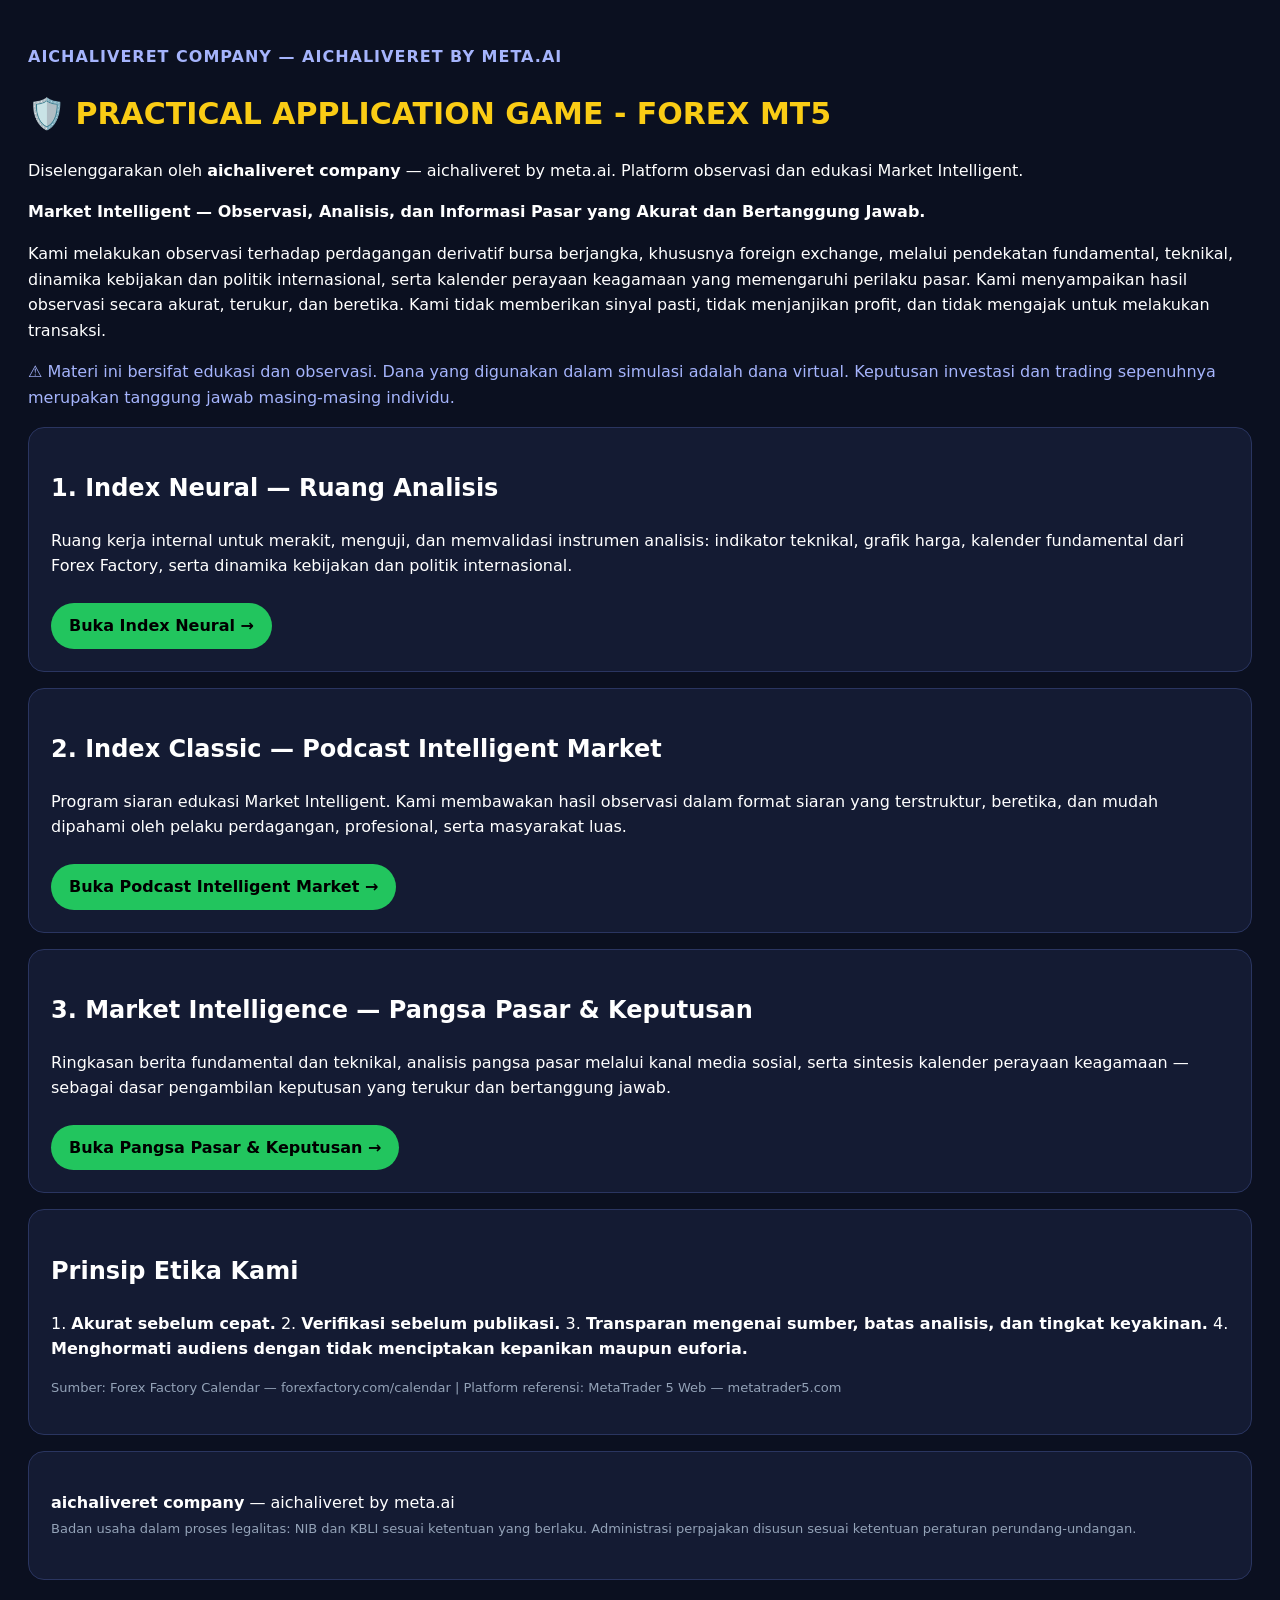
<file: index.html>
<!DOCTYPE html>
<html lang="id"><head><meta charset="utf-8"><meta name="viewport" content="width=device-width,initial-scale=1">
<title>Practical Application Game - Forex MT5 | Market Intelligent</title>
<style>body{font-family:Inter,system-ui,Arial;background:#0b1020;color:#fff;margin:0;padding:28px;line-height:1.6}
h1{color:#facc15;font-size:30px}.card{background:#141b33;border:1px solid #2a3560;border-radius:16px;padding:22px;margin:16px 0}
a{color:#7dd3fc;text-decoration:none}.btn{display:inline-block;background:#22c55e;color:#000;padding:10px 18px;border-radius:999px;font-weight:700;margin-top:8px}
.muted{color:#a5b4fc}.small{font-size:13px;color:#94a3b8}</style></head><body>
<p style="color:#a5b4fc;font-weight:700;letter-spacing:1px">AICHALIVERET COMPANY — AICHALIVERET BY META.AI</p><h1>🛡️ PRACTICAL APPLICATION GAME - FOREX MT5</h1><p>Diselenggarakan oleh <b>aichaliveret company</b> — aichaliveret by meta.ai. Platform observasi dan edukasi Market Intelligent.</p>
<p><b>Market Intelligent — Observasi, Analisis, dan Informasi Pasar yang Akurat dan Bertanggung Jawab.</b></p>
<p>Kami melakukan observasi terhadap perdagangan derivatif bursa berjangka, khususnya foreign exchange, melalui pendekatan fundamental, teknikal, dinamika kebijakan dan politik internasional, serta kalender perayaan keagamaan yang memengaruhi perilaku pasar. Kami menyampaikan hasil observasi secara akurat, terukur, dan beretika. Kami tidak memberikan sinyal pasti, tidak menjanjikan profit, dan tidak mengajak untuk melakukan transaksi.</p>
<p class="muted">⚠️ Materi ini bersifat edukasi dan observasi. Dana yang digunakan dalam simulasi adalah dana virtual. Keputusan investasi dan trading sepenuhnya merupakan tanggung jawab masing-masing individu.</p>

<div class="card"><h2>1. Index Neural — Ruang Analisis</h2>
<p>Ruang kerja internal untuk merakit, menguji, dan memvalidasi instrumen analisis: indikator teknikal, grafik harga, kalender fundamental dari Forex Factory, serta dinamika kebijakan dan politik internasional.</p><a class="btn" href="index_neural.html">Buka Index Neural →</a></div>

<div class="card"><h2>2. Index Classic — Podcast Intelligent Market</h2>
<p>Program siaran edukasi Market Intelligent. Kami membawakan hasil observasi dalam format siaran yang terstruktur, beretika, dan mudah dipahami oleh pelaku perdagangan, profesional, serta masyarakat luas.</p><a class="btn" href="index_classic.html">Buka Podcast Intelligent Market →</a></div>

<div class="card"><h2>3. Market Intelligence — Pangsa Pasar & Keputusan</h2>
<p>Ringkasan berita fundamental dan teknikal, analisis pangsa pasar melalui kanal media sosial, serta sintesis kalender perayaan keagamaan — sebagai dasar pengambilan keputusan yang terukur dan bertanggung jawab.</p><a class="btn" href="market.html">Buka Pangsa Pasar & Keputusan →</a></div>

<div class="card"><h2>Prinsip Etika Kami</h2><p>1. <b>Akurat sebelum cepat.</b> 2. <b>Verifikasi sebelum publikasi.</b> 3. <b>Transparan mengenai sumber, batas analisis, dan tingkat keyakinan.</b> 4. <b>Menghormati audiens dengan tidak menciptakan kepanikan maupun euforia.</b></p>
<p class="small">Sumber: Forex Factory Calendar — forexfactory.com/calendar | Platform referensi: MetaTrader 5 Web — metatrader5.com</p></div>
<div class="card"><p><b>aichaliveret company</b> — aichaliveret by meta.ai<br><span class="small">Badan usaha dalam proses legalitas: NIB dan KBLI sesuai ketentuan yang berlaku. Administrasi perpajakan disusun sesuai ketentuan peraturan perundang-undangan.</span></p></div></body></html>
</file>
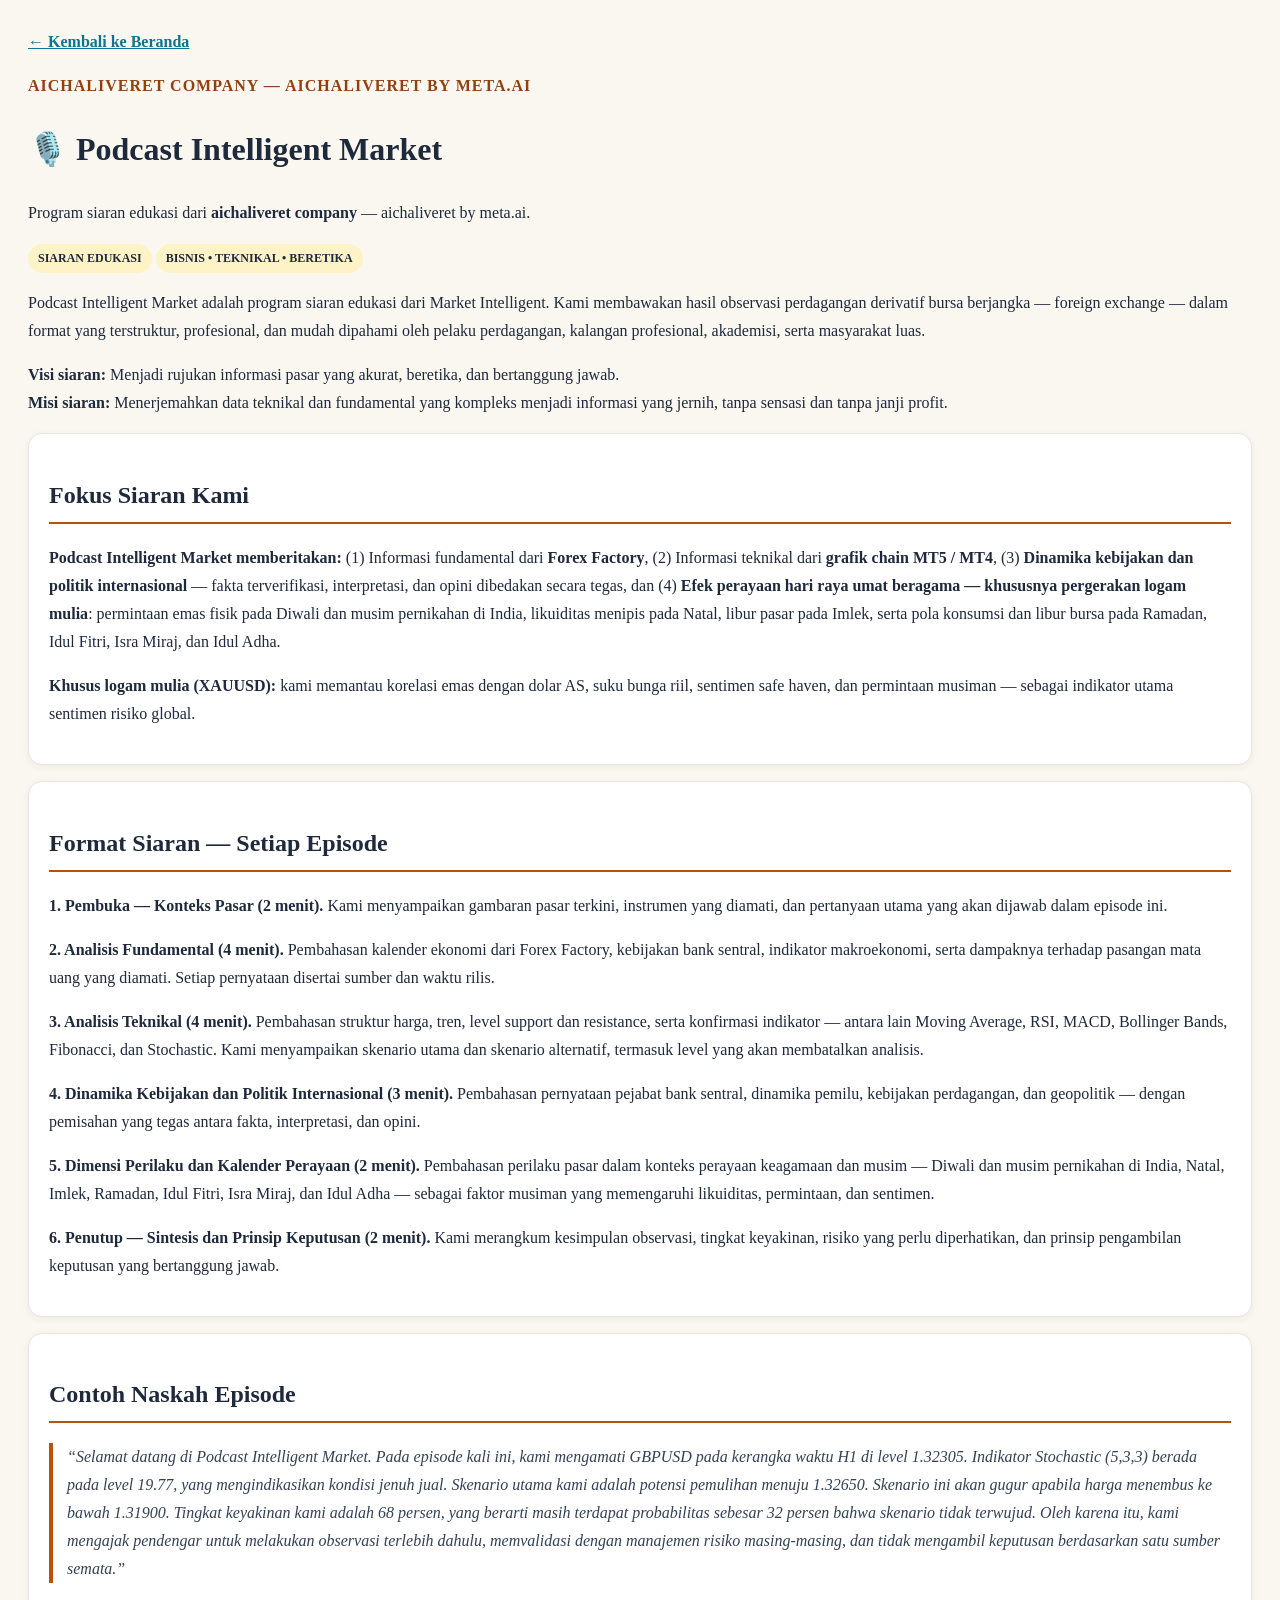
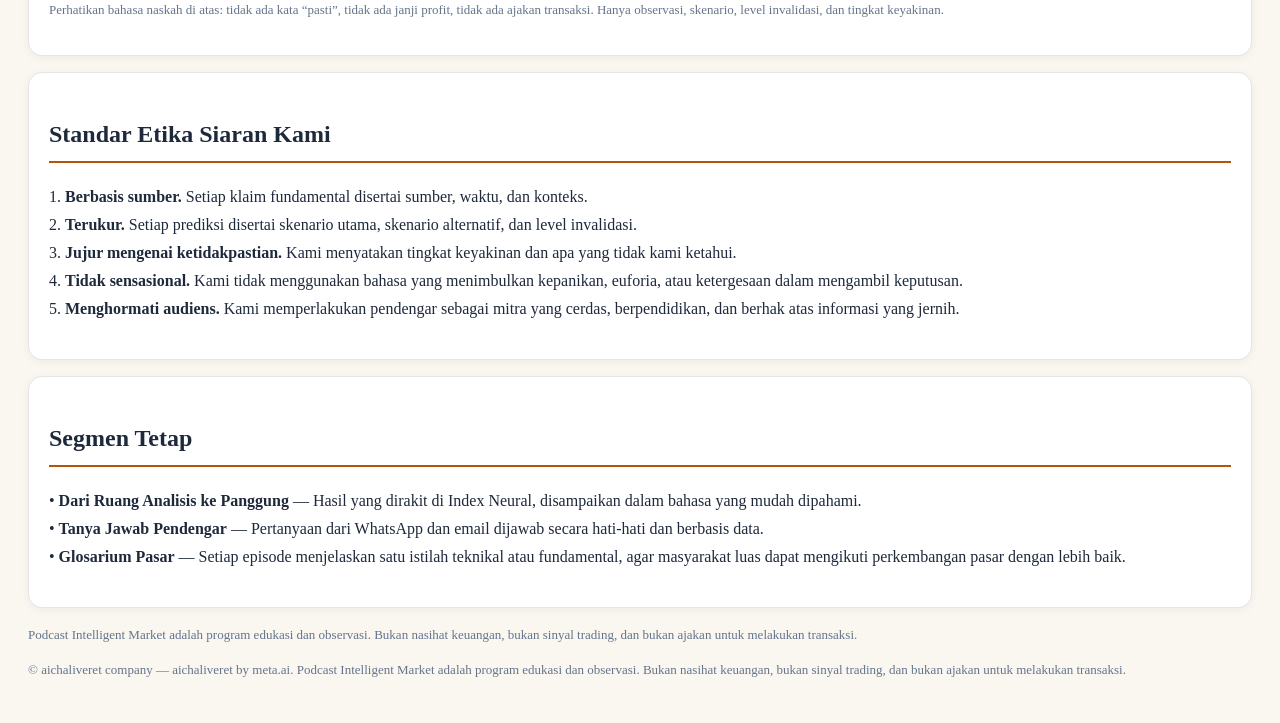
<file: index_classic.html>
<!DOCTYPE html>
<html lang="id"><head><meta charset="utf-8"><meta name="viewport" content="width=device-width,initial-scale=1">
<title>Podcast Intelligent Market | Market Intelligent</title>
<style>body{font-family:Georgia,serif;background:#faf7f0;color:#1e293b;margin:0;padding:28px;line-height:1.75}
h1{font-size:32px}h2{border-bottom:2px solid #b45309;padding-bottom:6px}.card{background:#fff;border:1px solid #e7e5e4;border-radius:14px;padding:20px;margin:16px 0;box-shadow:0 2px 8px rgba(0,0,0,.05)}
a{color:#0e7490;font-weight:700}.tag{display:inline-block;background:#fef3c7;padding:4px 10px;border-radius:999px;font-size:12px;font-weight:700}
.small{font-size:13px;color:#64748b}.quote{font-style:italic;border-left:4px solid #b45309;padding-left:14px;color:#334155}</style></head><body>
<a href="index.html">← Kembali ke Beranda</a>
<p style="font-weight:700;letter-spacing:1px;color:#92400e">AICHALIVERET COMPANY — AICHALIVERET BY META.AI</p><h1>🎙️ Podcast Intelligent Market</h1><p>Program siaran edukasi dari <b>aichaliveret company</b> — aichaliveret by meta.ai.</p>
<p><span class="tag">SIARAN EDUKASI</span> <span class="tag">BISNIS • TEKNIKAL • BERETIKA</span></p>
<p>Podcast Intelligent Market adalah program siaran edukasi dari Market Intelligent. Kami membawakan hasil observasi perdagangan derivatif bursa berjangka — foreign exchange — dalam format yang terstruktur, profesional, dan mudah dipahami oleh pelaku perdagangan, kalangan profesional, akademisi, serta masyarakat luas.</p>
<p><b>Visi siaran:</b> Menjadi rujukan informasi pasar yang akurat, beretika, dan bertanggung jawab.<br><b>Misi siaran:</b> Menerjemahkan data teknikal dan fundamental yang kompleks menjadi informasi yang jernih, tanpa sensasi dan tanpa janji profit.</p>

<div class="card"><h2>Fokus Siaran Kami</h2><p><b>Podcast Intelligent Market memberitakan:</b> (1) Informasi fundamental dari <b>Forex Factory</b>, (2) Informasi teknikal dari <b>grafik chain MT5 / MT4</b>, (3) <b>Dinamika kebijakan dan politik internasional</b> — fakta terverifikasi, interpretasi, dan opini dibedakan secara tegas, dan (4) <b>Efek perayaan hari raya umat beragama — khususnya pergerakan logam mulia</b>: permintaan emas fisik pada Diwali dan musim pernikahan di India, likuiditas menipis pada Natal, libur pasar pada Imlek, serta pola konsumsi dan libur bursa pada Ramadan, Idul Fitri, Isra Miraj, dan Idul Adha.</p><p><b>Khusus logam mulia (XAUUSD):</b> kami memantau korelasi emas dengan dolar AS, suku bunga riil, sentimen safe haven, dan permintaan musiman — sebagai indikator utama sentimen risiko global.</p></div><div class="card"><h2>Format Siaran — Setiap Episode</h2>
<p><b>1. Pembuka — Konteks Pasar (2 menit).</b> Kami menyampaikan gambaran pasar terkini, instrumen yang diamati, dan pertanyaan utama yang akan dijawab dalam episode ini.</p>
<p><b>2. Analisis Fundamental (4 menit).</b> Pembahasan kalender ekonomi dari Forex Factory, kebijakan bank sentral, indikator makroekonomi, serta dampaknya terhadap pasangan mata uang yang diamati. Setiap pernyataan disertai sumber dan waktu rilis.</p>
<p><b>3. Analisis Teknikal (4 menit).</b> Pembahasan struktur harga, tren, level support dan resistance, serta konfirmasi indikator — antara lain Moving Average, RSI, MACD, Bollinger Bands, Fibonacci, dan Stochastic. Kami menyampaikan skenario utama dan skenario alternatif, termasuk level yang akan membatalkan analisis.</p>
<p><b>4. Dinamika Kebijakan dan Politik Internasional (3 menit).</b> Pembahasan pernyataan pejabat bank sentral, dinamika pemilu, kebijakan perdagangan, dan geopolitik — dengan pemisahan yang tegas antara fakta, interpretasi, dan opini.</p>
<p><b>5. Dimensi Perilaku dan Kalender Perayaan (2 menit).</b> Pembahasan perilaku pasar dalam konteks perayaan keagamaan dan musim — Diwali dan musim pernikahan di India, Natal, Imlek, Ramadan, Idul Fitri, Isra Miraj, dan Idul Adha — sebagai faktor musiman yang memengaruhi likuiditas, permintaan, dan sentimen.</p>
<p><b>6. Penutup — Sintesis dan Prinsip Keputusan (2 menit).</b> Kami merangkum kesimpulan observasi, tingkat keyakinan, risiko yang perlu diperhatikan, dan prinsip pengambilan keputusan yang bertanggung jawab.</p></div>

<div class="card"><h2>Contoh Naskah Episode</h2>
<p class="quote">“Selamat datang di Podcast Intelligent Market. Pada episode kali ini, kami mengamati GBPUSD pada kerangka waktu H1 di level 1.32305. Indikator Stochastic (5,3,3) berada pada level 19.77, yang mengindikasikan kondisi jenuh jual. Skenario utama kami adalah potensi pemulihan menuju 1.32650. Skenario ini akan gugur apabila harga menembus ke bawah 1.31900. Tingkat keyakinan kami adalah 68 persen, yang berarti masih terdapat probabilitas sebesar 32 persen bahwa skenario tidak terwujud. Oleh karena itu, kami mengajak pendengar untuk melakukan observasi terlebih dahulu, memvalidasi dengan manajemen risiko masing-masing, dan tidak mengambil keputusan berdasarkan satu sumber semata.”</p>
<p class="small">Perhatikan bahasa naskah di atas: tidak ada kata “pasti”, tidak ada janji profit, tidak ada ajakan transaksi. Hanya observasi, skenario, level invalidasi, dan tingkat keyakinan.</p></div>

<div class="card"><h2>Standar Etika Siaran Kami</h2>
<p>1. <b>Berbasis sumber.</b> Setiap klaim fundamental disertai sumber, waktu, dan konteks.<br>
2. <b>Terukur.</b> Setiap prediksi disertai skenario utama, skenario alternatif, dan level invalidasi.<br>
3. <b>Jujur mengenai ketidakpastian.</b> Kami menyatakan tingkat keyakinan dan apa yang tidak kami ketahui.<br>
4. <b>Tidak sensasional.</b> Kami tidak menggunakan bahasa yang menimbulkan kepanikan, euforia, atau ketergesaan dalam mengambil keputusan.<br>
5. <b>Menghormati audiens.</b> Kami memperlakukan pendengar sebagai mitra yang cerdas, berpendidikan, dan berhak atas informasi yang jernih.</p></div>

<div class="card"><h2>Segmen Tetap</h2>
<p>• <b>Dari Ruang Analisis ke Panggung</b> — Hasil yang dirakit di Index Neural, disampaikan dalam bahasa yang mudah dipahami.<br>
• <b>Tanya Jawab Pendengar</b> — Pertanyaan dari WhatsApp dan email dijawab secara hati-hati dan berbasis data.<br>
• <b>Glosarium Pasar</b> — Setiap episode menjelaskan satu istilah teknikal atau fundamental, agar masyarakat luas dapat mengikuti perkembangan pasar dengan lebih baik.</p></div>
<p class="small">Podcast Intelligent Market adalah program edukasi dan observasi. Bukan nasihat keuangan, bukan sinyal trading, dan bukan ajakan untuk melakukan transaksi.</p>
<p class="small">© aichaliveret company — aichaliveret by meta.ai. Podcast Intelligent Market adalah program edukasi dan observasi. Bukan nasihat keuangan, bukan sinyal trading, dan bukan ajakan untuk melakukan transaksi.</p></body></html>
</file>
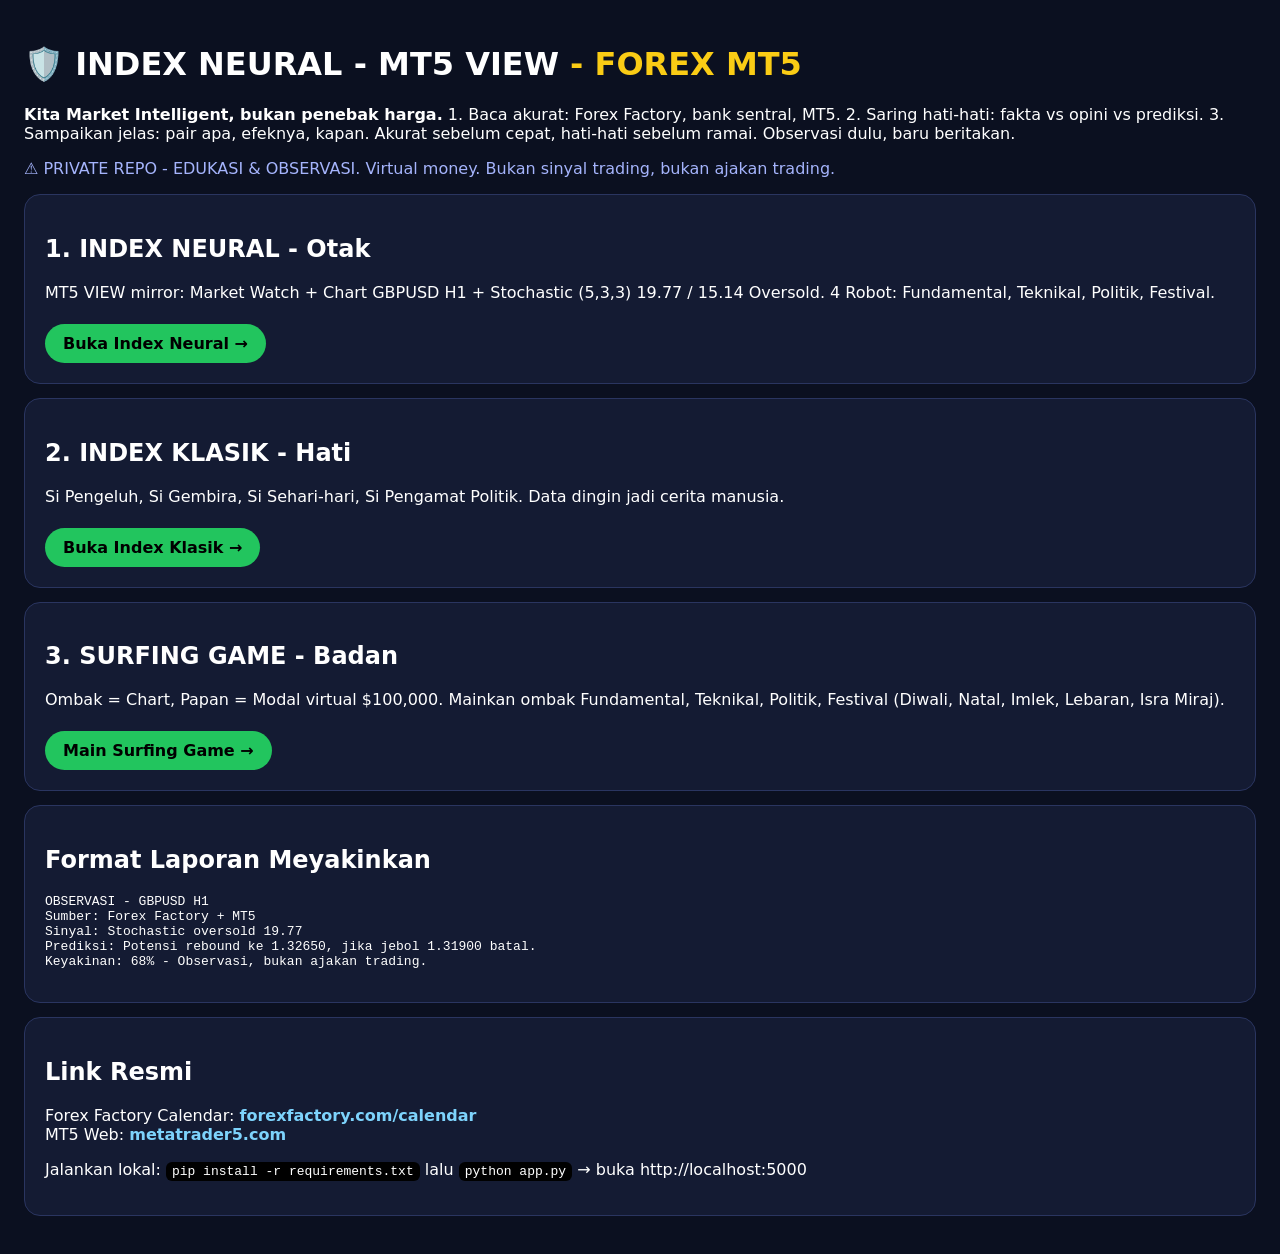
<file: index_neural.html>
<!DOCTYPE html>
<html lang="id"><head><meta charset="utf-8"><meta name="viewport" content="width=device-width,initial-scale=1">
<title>Practical Application Game - ForexMT5 | Market Intelligent</title>
<style>body{font-family:system-ui,Arial;background:#0b1020;color:#fff;margin:0;padding:24px} .card{background:#141b33;border:1px solid #2a3560;border-radius:16px;padding:20px;margin:14px 0} a{color:#7dd3fc;text-decoration:none;font-weight:700} .btn{display:inline-block;background:#22c55e;color:#000;padding:10px 18px;border-radius:999px;margin:6px 6px 0 0} .gold{color:#facc15} .muted{color:#a5b4fc} code{background:#000;padding:2px 6px;border-radius:6px}</style></head>
<body>
<h1>🛡️ INDEX NEURAL - MT5 VIEW <span class="gold">- FOREX MT5</span></h1>
<p><b>Kita Market Intelligent, bukan penebak harga.</b> 1. Baca akurat: Forex Factory, bank sentral, MT5. 2. Saring hati-hati: fakta vs opini vs prediksi. 3. Sampaikan jelas: pair apa, efeknya, kapan. Akurat sebelum cepat, hati-hati sebelum ramai. Observasi dulu, baru beritakan.</p>
<p class="muted">⚠️ PRIVATE REPO - EDUKASI & OBSERVASI. Virtual money. Bukan sinyal trading, bukan ajakan trading.</p>
<div class="card"><h2>1. INDEX NEURAL - Otak</h2><p>MT5 VIEW mirror: Market Watch + Chart GBPUSD H1 + Stochastic (5,3,3) 19.77 / 15.14 Oversold. 4 Robot: Fundamental, Teknikal, Politik, Festival.</p><a class="btn" href="index_neural.html">Buka Index Neural →</a></div>
<div class="card"><h2>2. INDEX KLASIK - Hati</h2><p>Si Pengeluh, Si Gembira, Si Sehari-hari, Si Pengamat Politik. Data dingin jadi cerita manusia.</p><a class="btn" href="index_classic.html">Buka Index Klasik →</a></div>
<div class="card"><h2>3. SURFING GAME - Badan</h2><p>Ombak = Chart, Papan = Modal virtual $100,000. Mainkan ombak Fundamental, Teknikal, Politik, Festival (Diwali, Natal, Imlek, Lebaran, Isra Miraj).</p><a class="btn" href="surfing.html">Main Surfing Game →</a></div>
<div class="card"><h2>Format Laporan Meyakinkan</h2><pre>OBSERVASI - GBPUSD H1
Sumber: Forex Factory + MT5
Sinyal: Stochastic oversold 19.77
Prediksi: Potensi rebound ke 1.32650, jika jebol 1.31900 batal.
Keyakinan: 68% - Observasi, bukan ajakan trading.</pre></div>
<div class="card"><h2>Link Resmi</h2><p>Forex Factory Calendar: <a href="https://www.forexfactory.com/calendar" target="_blank">forexfactory.com/calendar</a><br>MT5 Web: <a href="https://www.metatrader5.com/en/trading-platform/web-trading" target="_blank">metatrader5.com</a></p><p>Jalankan lokal: <code>pip install -r requirements.txt</code> lalu <code>python app.py</code> → buka http://localhost:5000</p></div>
</body></html>
</file>
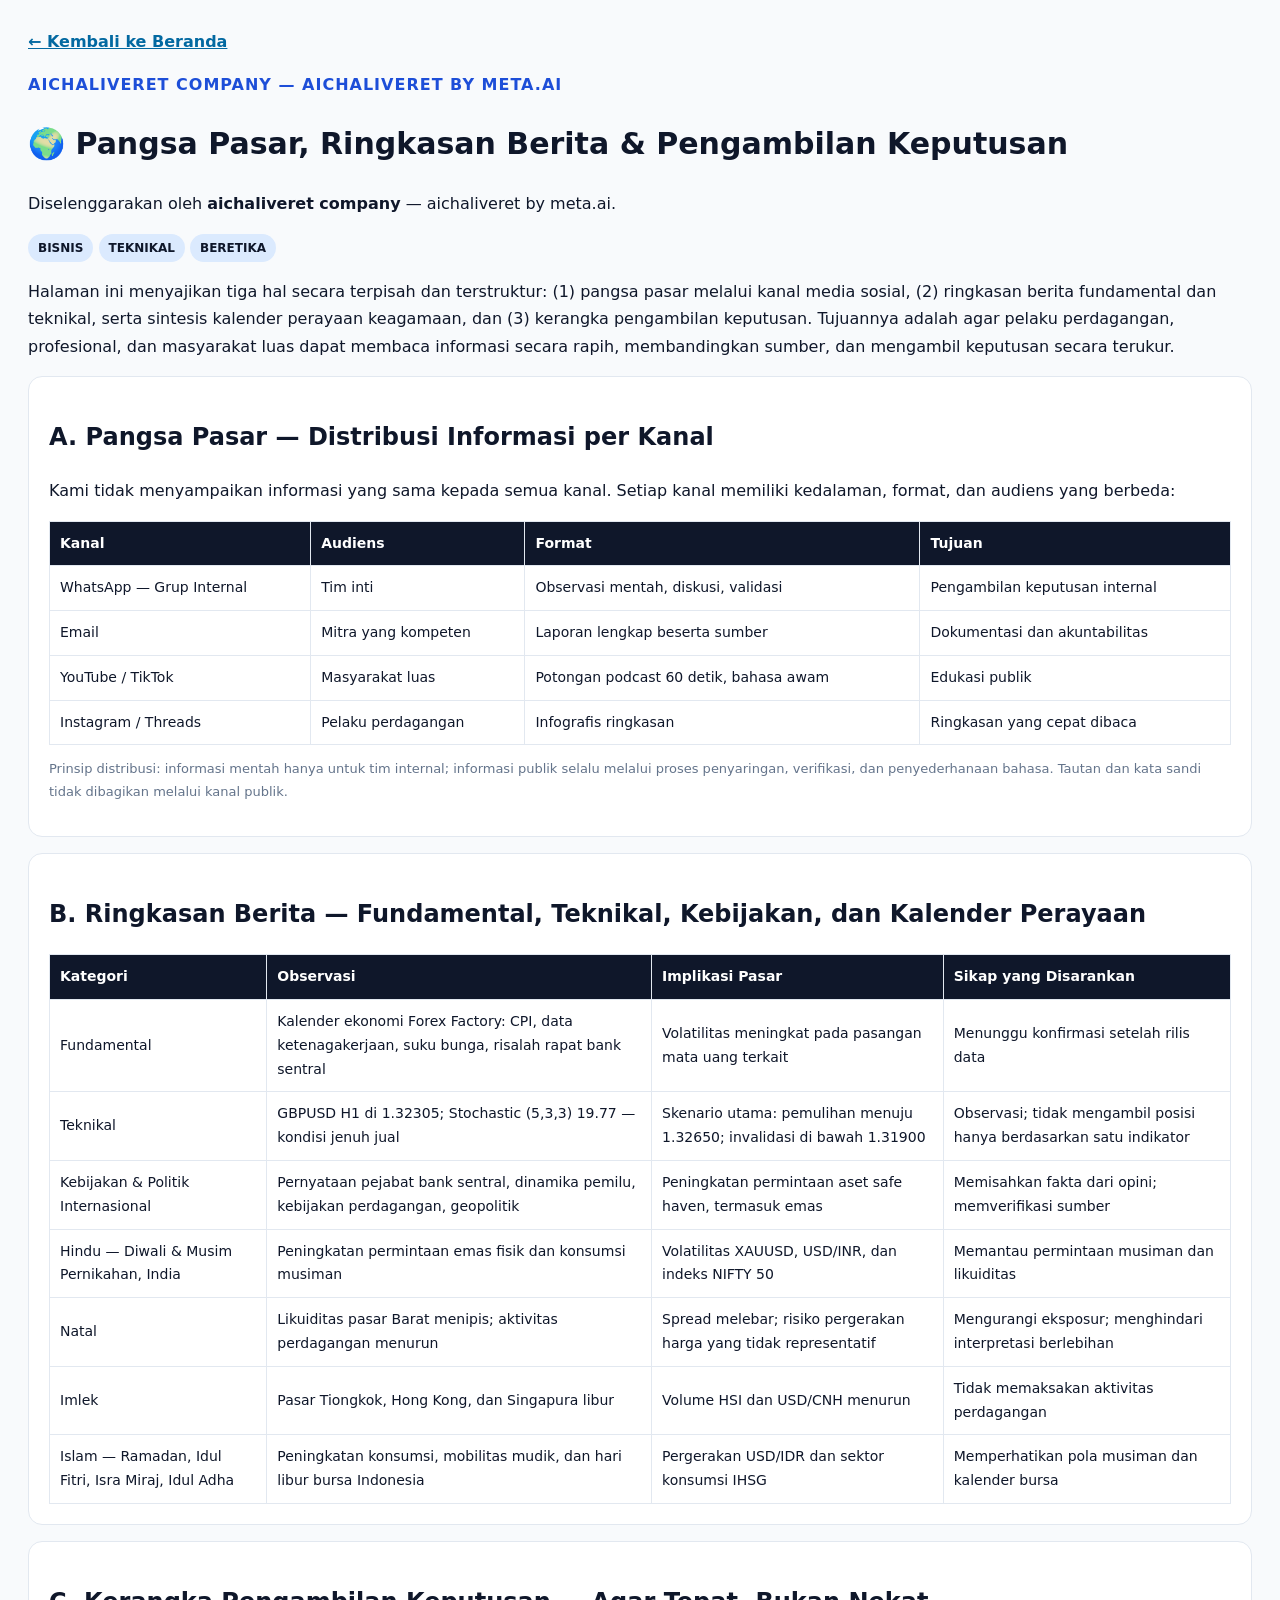
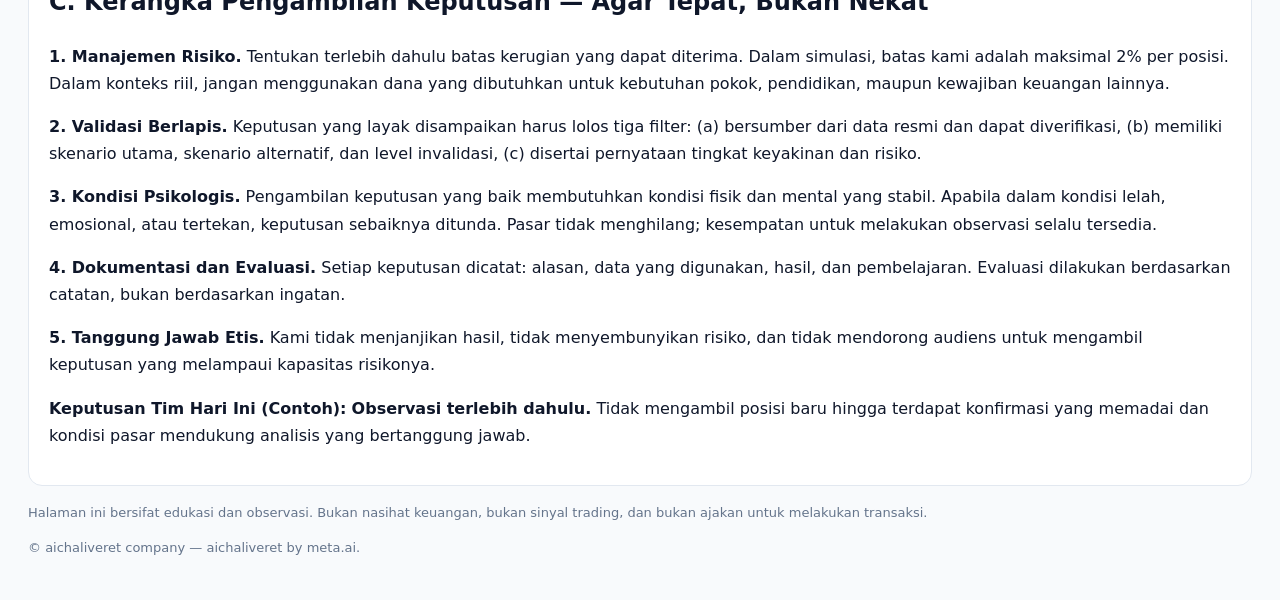
<file: market.html>
<!DOCTYPE html>
<html lang="id"><head><meta charset="utf-8"><meta name="viewport" content="width=device-width,initial-scale=1">
<title>Pangsa Pasar & Keputusan | Market Intelligent</title>
<style>body{font-family:Inter,system-ui,Arial;background:#f8fafc;color:#0f172a;margin:0;padding:28px;line-height:1.7}
h1{font-size:30px}.card{background:#fff;border:1px solid #e2e8f0;border-radius:14px;padding:20px;margin:16px 0}
a{color:#0369a1;font-weight:700}table{width:100%;border-collapse:collapse}th,td{border:1px solid #e2e8f0;padding:10px;text-align:left;font-size:14px}th{background:#0f172a;color:#fff}
.tag{display:inline-block;background:#dbeafe;padding:4px 10px;border-radius:999px;font-size:12px;font-weight:700}.small{font-size:13px;color:#64748b}</style></head><body>
<a href="index.html">← Kembali ke Beranda</a>
<p style="font-weight:700;letter-spacing:1px;color:#1d4ed8">AICHALIVERET COMPANY — AICHALIVERET BY META.AI</p><h1>🌍 Pangsa Pasar, Ringkasan Berita & Pengambilan Keputusan</h1><p>Diselenggarakan oleh <b>aichaliveret company</b> — aichaliveret by meta.ai.</p>
<p><span class="tag">BISNIS</span> <span class="tag">TEKNIKAL</span> <span class="tag">BERETIKA</span></p>
<p>Halaman ini menyajikan tiga hal secara terpisah dan terstruktur: (1) pangsa pasar melalui kanal media sosial, (2) ringkasan berita fundamental dan teknikal, serta sintesis kalender perayaan keagamaan, dan (3) kerangka pengambilan keputusan. Tujuannya adalah agar pelaku perdagangan, profesional, dan masyarakat luas dapat membaca informasi secara rapih, membandingkan sumber, dan mengambil keputusan secara terukur.</p>

<div class="card"><h2>A. Pangsa Pasar — Distribusi Informasi per Kanal</h2>
<p>Kami tidak menyampaikan informasi yang sama kepada semua kanal. Setiap kanal memiliki kedalaman, format, dan audiens yang berbeda:</p>
<table><tr><th>Kanal</th><th>Audiens</th><th>Format</th><th>Tujuan</th></tr>
<tr><td>WhatsApp — Grup Internal</td><td>Tim inti</td><td>Observasi mentah, diskusi, validasi</td><td>Pengambilan keputusan internal</td></tr>
<tr><td>Email</td><td>Mitra yang kompeten</td><td>Laporan lengkap beserta sumber</td><td>Dokumentasi dan akuntabilitas</td></tr>
<tr><td>YouTube / TikTok</td><td>Masyarakat luas</td><td>Potongan podcast 60 detik, bahasa awam</td><td>Edukasi publik</td></tr>
<tr><td>Instagram / Threads</td><td>Pelaku perdagangan</td><td>Infografis ringkasan</td><td>Ringkasan yang cepat dibaca</td></tr></table>
<p class="small">Prinsip distribusi: informasi mentah hanya untuk tim internal; informasi publik selalu melalui proses penyaringan, verifikasi, dan penyederhanaan bahasa. Tautan dan kata sandi tidak dibagikan melalui kanal publik.</p></div>

<div class="card"><h2>B. Ringkasan Berita — Fundamental, Teknikal, Kebijakan, dan Kalender Perayaan</h2>
<table><tr><th>Kategori</th><th>Observasi</th><th>Implikasi Pasar</th><th>Sikap yang Disarankan</th></tr>
<tr><td>Fundamental</td><td>Kalender ekonomi Forex Factory: CPI, data ketenagakerjaan, suku bunga, risalah rapat bank sentral</td><td>Volatilitas meningkat pada pasangan mata uang terkait</td><td>Menunggu konfirmasi setelah rilis data</td></tr>
<tr><td>Teknikal</td><td>GBPUSD H1 di 1.32305; Stochastic (5,3,3) 19.77 — kondisi jenuh jual</td><td>Skenario utama: pemulihan menuju 1.32650; invalidasi di bawah 1.31900</td><td>Observasi; tidak mengambil posisi hanya berdasarkan satu indikator</td></tr>
<tr><td>Kebijakan & Politik Internasional</td><td>Pernyataan pejabat bank sentral, dinamika pemilu, kebijakan perdagangan, geopolitik</td><td>Peningkatan permintaan aset safe haven, termasuk emas</td><td>Memisahkan fakta dari opini; memverifikasi sumber</td></tr>
<tr><td>Hindu — Diwali & Musim Pernikahan, India</td><td>Peningkatan permintaan emas fisik dan konsumsi musiman</td><td>Volatilitas XAUUSD, USD/INR, dan indeks NIFTY 50</td><td>Memantau permintaan musiman dan likuiditas</td></tr>
<tr><td>Natal</td><td>Likuiditas pasar Barat menipis; aktivitas perdagangan menurun</td><td>Spread melebar; risiko pergerakan harga yang tidak representatif</td><td>Mengurangi eksposur; menghindari interpretasi berlebihan</td></tr>
<tr><td>Imlek</td><td>Pasar Tiongkok, Hong Kong, dan Singapura libur</td><td>Volume HSI dan USD/CNH menurun</td><td>Tidak memaksakan aktivitas perdagangan</td></tr>
<tr><td>Islam — Ramadan, Idul Fitri, Isra Miraj, Idul Adha</td><td>Peningkatan konsumsi, mobilitas mudik, dan hari libur bursa Indonesia</td><td>Pergerakan USD/IDR dan sektor konsumsi IHSG</td><td>Memperhatikan pola musiman dan kalender bursa</td></tr></table></div>

<div class="card"><h2>C. Kerangka Pengambilan Keputusan — Agar Tepat, Bukan Nekat</h2>
<p><b>1. Manajemen Risiko.</b> Tentukan terlebih dahulu batas kerugian yang dapat diterima. Dalam simulasi, batas kami adalah maksimal 2% per posisi. Dalam konteks riil, jangan menggunakan dana yang dibutuhkan untuk kebutuhan pokok, pendidikan, maupun kewajiban keuangan lainnya.</p>
<p><b>2. Validasi Berlapis.</b> Keputusan yang layak disampaikan harus lolos tiga filter: (a) bersumber dari data resmi dan dapat diverifikasi, (b) memiliki skenario utama, skenario alternatif, dan level invalidasi, (c) disertai pernyataan tingkat keyakinan dan risiko.</p>
<p><b>3. Kondisi Psikologis.</b> Pengambilan keputusan yang baik membutuhkan kondisi fisik dan mental yang stabil. Apabila dalam kondisi lelah, emosional, atau tertekan, keputusan sebaiknya ditunda. Pasar tidak menghilang; kesempatan untuk melakukan observasi selalu tersedia.</p>
<p><b>4. Dokumentasi dan Evaluasi.</b> Setiap keputusan dicatat: alasan, data yang digunakan, hasil, dan pembelajaran. Evaluasi dilakukan berdasarkan catatan, bukan berdasarkan ingatan.</p>
<p><b>5. Tanggung Jawab Etis.</b> Kami tidak menjanjikan hasil, tidak menyembunyikan risiko, dan tidak mendorong audiens untuk mengambil keputusan yang melampaui kapasitas risikonya.</p>
<p><b>Keputusan Tim Hari Ini (Contoh):</b> <b>Observasi terlebih dahulu.</b> Tidak mengambil posisi baru hingga terdapat konfirmasi yang memadai dan kondisi pasar mendukung analisis yang bertanggung jawab.</p></div>
<p class="small">Halaman ini bersifat edukasi dan observasi. Bukan nasihat keuangan, bukan sinyal trading, dan bukan ajakan untuk melakukan transaksi.</p>
<p class="small">© aichaliveret company — aichaliveret by meta.ai.</p></body></html>
</file>
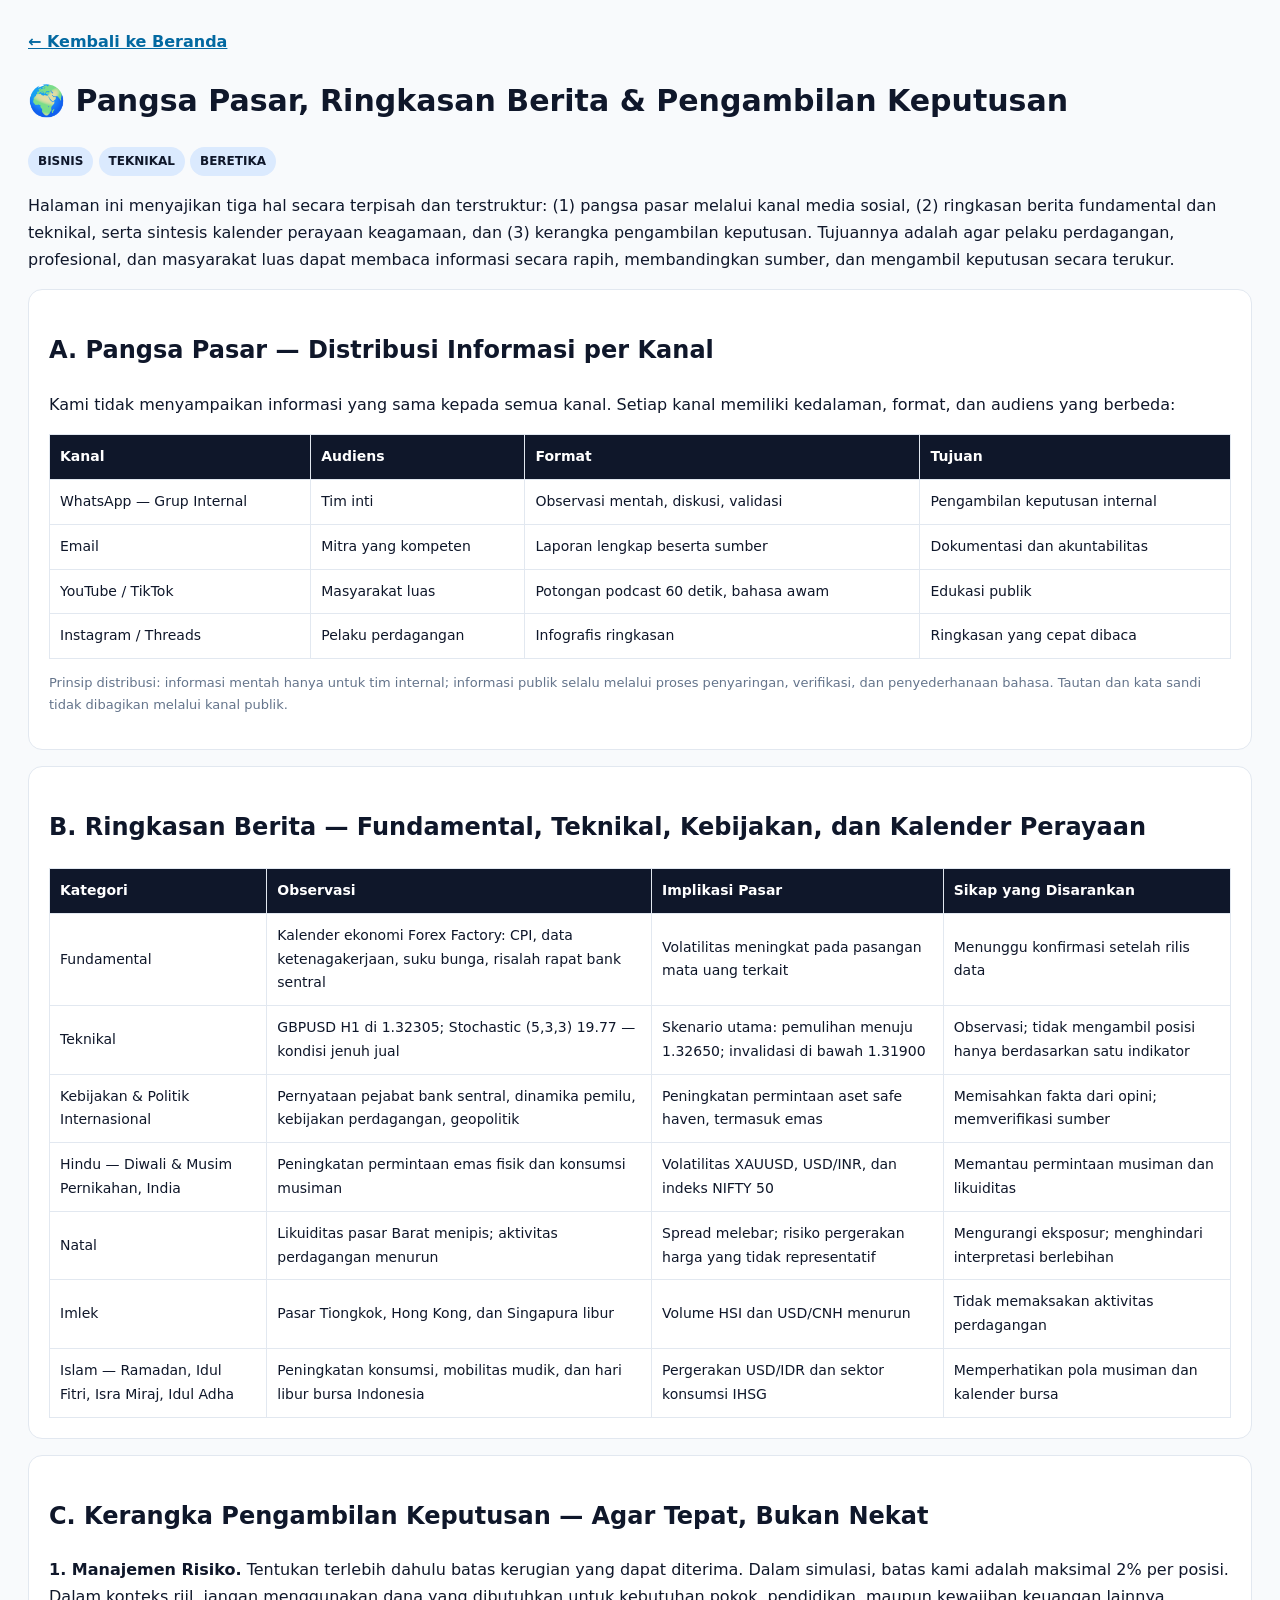
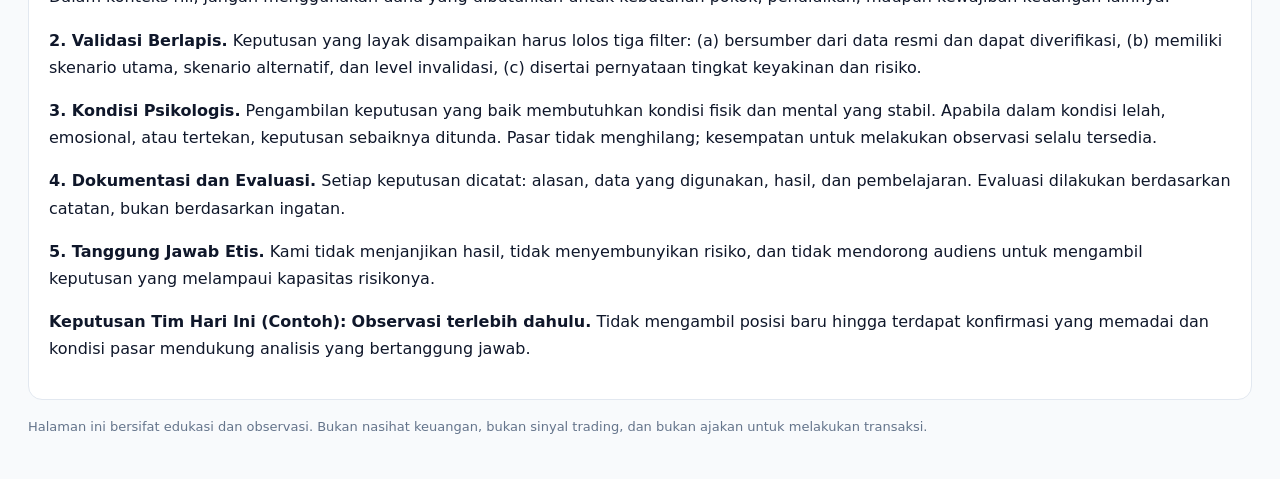
<file: surfing.html>
<!DOCTYPE html>
<html lang="id"><head><meta charset="utf-8"><meta name="viewport" content="width=device-width,initial-scale=1">
<title>Pangsa Pasar & Keputusan | Market Intelligent</title>
<style>body{font-family:Inter,system-ui,Arial;background:#f8fafc;color:#0f172a;margin:0;padding:28px;line-height:1.7}
h1{font-size:30px}.card{background:#fff;border:1px solid #e2e8f0;border-radius:14px;padding:20px;margin:16px 0}
a{color:#0369a1;font-weight:700}table{width:100%;border-collapse:collapse}th,td{border:1px solid #e2e8f0;padding:10px;text-align:left;font-size:14px}th{background:#0f172a;color:#fff}
.tag{display:inline-block;background:#dbeafe;padding:4px 10px;border-radius:999px;font-size:12px;font-weight:700}.small{font-size:13px;color:#64748b}</style></head><body>
<a href="index.html">← Kembali ke Beranda</a>
<h1>🌍 Pangsa Pasar, Ringkasan Berita & Pengambilan Keputusan</h1>
<p><span class="tag">BISNIS</span> <span class="tag">TEKNIKAL</span> <span class="tag">BERETIKA</span></p>
<p>Halaman ini menyajikan tiga hal secara terpisah dan terstruktur: (1) pangsa pasar melalui kanal media sosial, (2) ringkasan berita fundamental dan teknikal, serta sintesis kalender perayaan keagamaan, dan (3) kerangka pengambilan keputusan. Tujuannya adalah agar pelaku perdagangan, profesional, dan masyarakat luas dapat membaca informasi secara rapih, membandingkan sumber, dan mengambil keputusan secara terukur.</p>

<div class="card"><h2>A. Pangsa Pasar — Distribusi Informasi per Kanal</h2>
<p>Kami tidak menyampaikan informasi yang sama kepada semua kanal. Setiap kanal memiliki kedalaman, format, dan audiens yang berbeda:</p>
<table><tr><th>Kanal</th><th>Audiens</th><th>Format</th><th>Tujuan</th></tr>
<tr><td>WhatsApp — Grup Internal</td><td>Tim inti</td><td>Observasi mentah, diskusi, validasi</td><td>Pengambilan keputusan internal</td></tr>
<tr><td>Email</td><td>Mitra yang kompeten</td><td>Laporan lengkap beserta sumber</td><td>Dokumentasi dan akuntabilitas</td></tr>
<tr><td>YouTube / TikTok</td><td>Masyarakat luas</td><td>Potongan podcast 60 detik, bahasa awam</td><td>Edukasi publik</td></tr>
<tr><td>Instagram / Threads</td><td>Pelaku perdagangan</td><td>Infografis ringkasan</td><td>Ringkasan yang cepat dibaca</td></tr></table>
<p class="small">Prinsip distribusi: informasi mentah hanya untuk tim internal; informasi publik selalu melalui proses penyaringan, verifikasi, dan penyederhanaan bahasa. Tautan dan kata sandi tidak dibagikan melalui kanal publik.</p></div>

<div class="card"><h2>B. Ringkasan Berita — Fundamental, Teknikal, Kebijakan, dan Kalender Perayaan</h2>
<table><tr><th>Kategori</th><th>Observasi</th><th>Implikasi Pasar</th><th>Sikap yang Disarankan</th></tr>
<tr><td>Fundamental</td><td>Kalender ekonomi Forex Factory: CPI, data ketenagakerjaan, suku bunga, risalah rapat bank sentral</td><td>Volatilitas meningkat pada pasangan mata uang terkait</td><td>Menunggu konfirmasi setelah rilis data</td></tr>
<tr><td>Teknikal</td><td>GBPUSD H1 di 1.32305; Stochastic (5,3,3) 19.77 — kondisi jenuh jual</td><td>Skenario utama: pemulihan menuju 1.32650; invalidasi di bawah 1.31900</td><td>Observasi; tidak mengambil posisi hanya berdasarkan satu indikator</td></tr>
<tr><td>Kebijakan & Politik Internasional</td><td>Pernyataan pejabat bank sentral, dinamika pemilu, kebijakan perdagangan, geopolitik</td><td>Peningkatan permintaan aset safe haven, termasuk emas</td><td>Memisahkan fakta dari opini; memverifikasi sumber</td></tr>
<tr><td>Hindu — Diwali & Musim Pernikahan, India</td><td>Peningkatan permintaan emas fisik dan konsumsi musiman</td><td>Volatilitas XAUUSD, USD/INR, dan indeks NIFTY 50</td><td>Memantau permintaan musiman dan likuiditas</td></tr>
<tr><td>Natal</td><td>Likuiditas pasar Barat menipis; aktivitas perdagangan menurun</td><td>Spread melebar; risiko pergerakan harga yang tidak representatif</td><td>Mengurangi eksposur; menghindari interpretasi berlebihan</td></tr>
<tr><td>Imlek</td><td>Pasar Tiongkok, Hong Kong, dan Singapura libur</td><td>Volume HSI dan USD/CNH menurun</td><td>Tidak memaksakan aktivitas perdagangan</td></tr>
<tr><td>Islam — Ramadan, Idul Fitri, Isra Miraj, Idul Adha</td><td>Peningkatan konsumsi, mobilitas mudik, dan hari libur bursa Indonesia</td><td>Pergerakan USD/IDR dan sektor konsumsi IHSG</td><td>Memperhatikan pola musiman dan kalender bursa</td></tr></table></div>

<div class="card"><h2>C. Kerangka Pengambilan Keputusan — Agar Tepat, Bukan Nekat</h2>
<p><b>1. Manajemen Risiko.</b> Tentukan terlebih dahulu batas kerugian yang dapat diterima. Dalam simulasi, batas kami adalah maksimal 2% per posisi. Dalam konteks riil, jangan menggunakan dana yang dibutuhkan untuk kebutuhan pokok, pendidikan, maupun kewajiban keuangan lainnya.</p>
<p><b>2. Validasi Berlapis.</b> Keputusan yang layak disampaikan harus lolos tiga filter: (a) bersumber dari data resmi dan dapat diverifikasi, (b) memiliki skenario utama, skenario alternatif, dan level invalidasi, (c) disertai pernyataan tingkat keyakinan dan risiko.</p>
<p><b>3. Kondisi Psikologis.</b> Pengambilan keputusan yang baik membutuhkan kondisi fisik dan mental yang stabil. Apabila dalam kondisi lelah, emosional, atau tertekan, keputusan sebaiknya ditunda. Pasar tidak menghilang; kesempatan untuk melakukan observasi selalu tersedia.</p>
<p><b>4. Dokumentasi dan Evaluasi.</b> Setiap keputusan dicatat: alasan, data yang digunakan, hasil, dan pembelajaran. Evaluasi dilakukan berdasarkan catatan, bukan berdasarkan ingatan.</p>
<p><b>5. Tanggung Jawab Etis.</b> Kami tidak menjanjikan hasil, tidak menyembunyikan risiko, dan tidak mendorong audiens untuk mengambil keputusan yang melampaui kapasitas risikonya.</p>
<p><b>Keputusan Tim Hari Ini (Contoh):</b> <b>Observasi terlebih dahulu.</b> Tidak mengambil posisi baru hingga terdapat konfirmasi yang memadai dan kondisi pasar mendukung analisis yang bertanggung jawab.</p></div>
<p class="small">Halaman ini bersifat edukasi dan observasi. Bukan nasihat keuangan, bukan sinyal trading, dan bukan ajakan untuk melakukan transaksi.</p>
</body></html>
</file>
